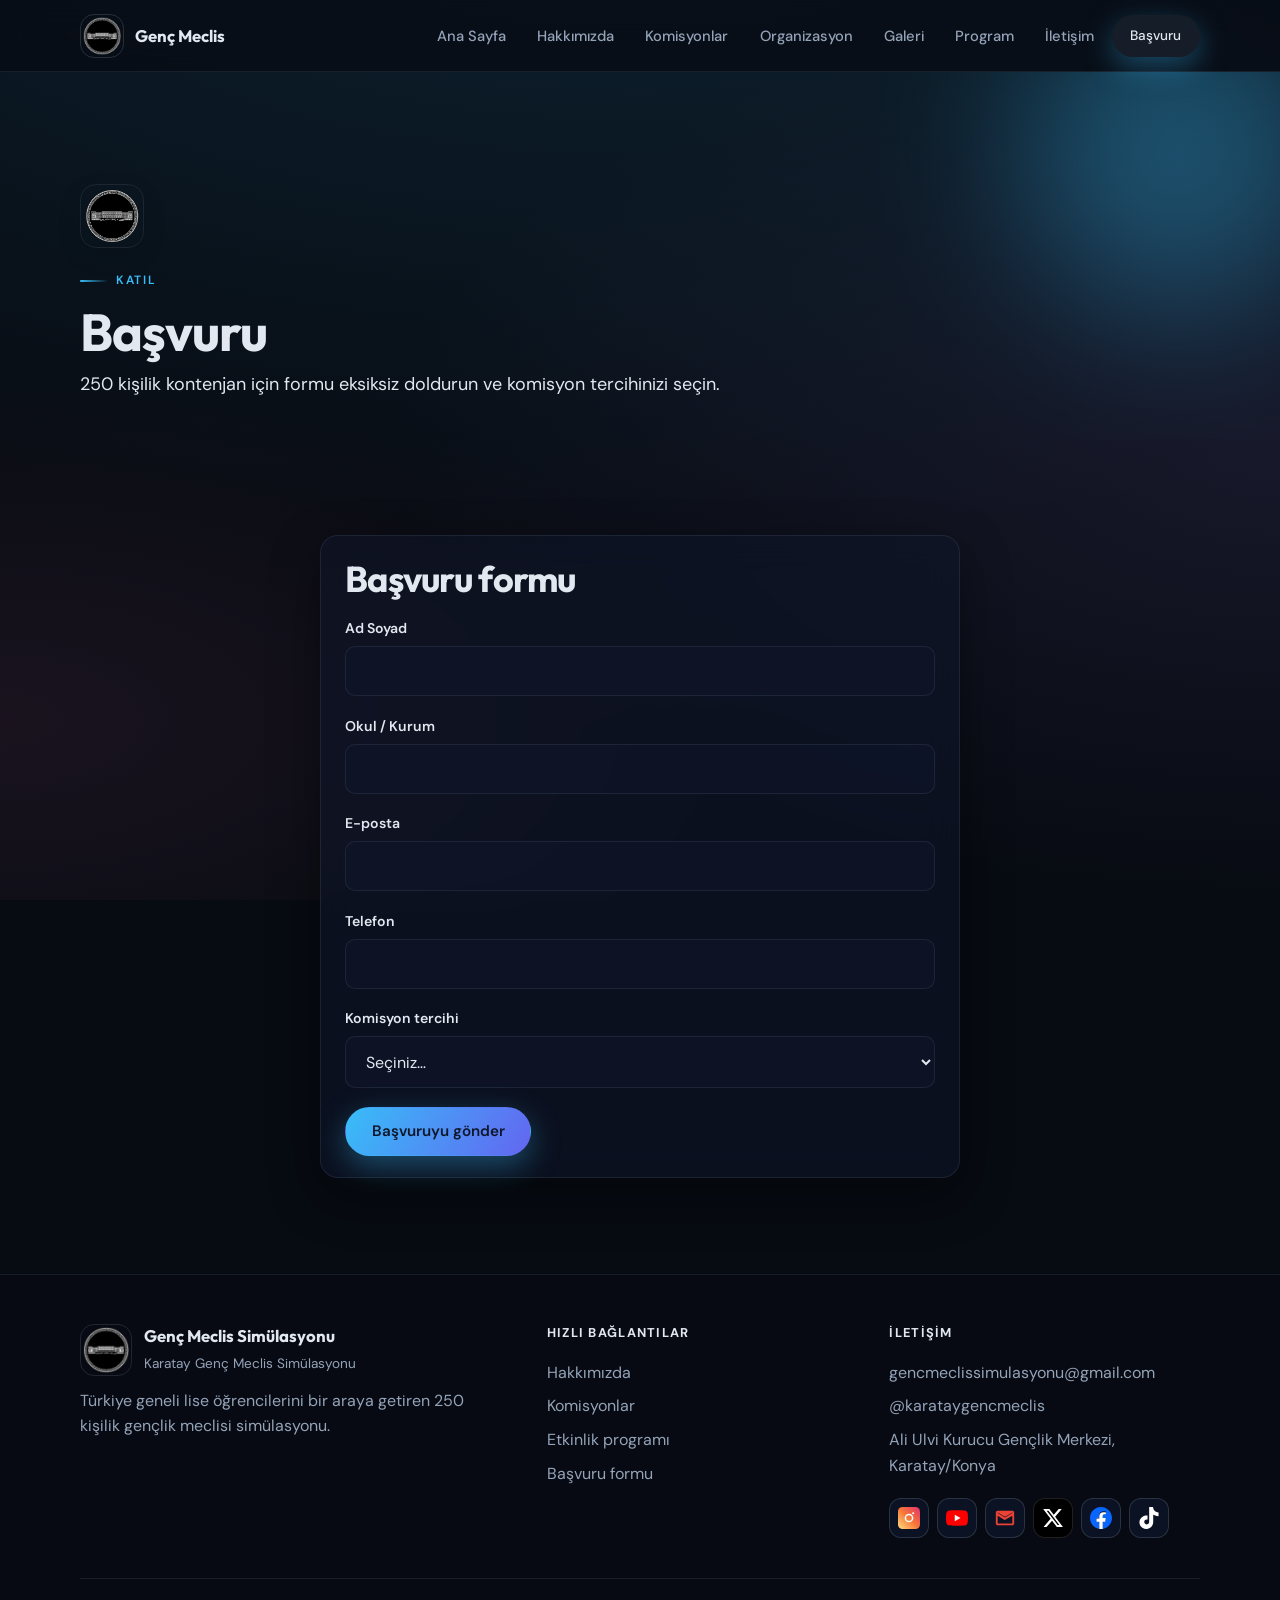
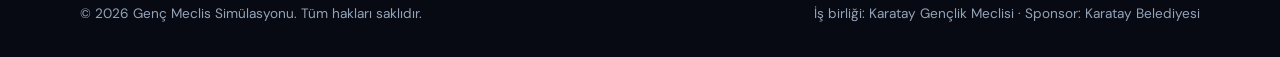
<file: basvuru.html>
<!DOCTYPE html>
<html lang="tr">
<head>
  <meta charset="UTF-8" />
  <meta name="viewport" content="width=device-width, initial-scale=1" />
  <meta name="description" content="Genç Meclis Simülasyonu başvuru formu." />
  <title>Başvuru | Genç Meclis Simülasyonu</title>
  <link rel="preconnect" href="https://fonts.googleapis.com" />
  <link rel="preconnect" href="https://fonts.gstatic.com" crossorigin />
  <link href="https://fonts.googleapis.com/css2?family=DM+Sans:ital,opsz,wght@0,9..40,400;0,9..40,600;0,9..40,700&family=Outfit:wght@500;600;700;800&display=swap" rel="stylesheet" />
  <link rel="stylesheet" href="assets/css/style.css" />
  <link rel="stylesheet" href="assets/css/animations.css" />
  <link rel="stylesheet" href="assets/css/pages.css" />
</head>
<body>
  <div class="page-wrap">
    <div id="site-header-placeholder"></div>

    <main>
      <section class="page-hero section--relative">
        <span class="glow-orb glow-orb--cyan" aria-hidden="true"></span>
        <div class="container" data-reveal>
          <img class="page-hero-logo-mark" src="assets/images/logo.png" alt="Genç Meclis Simülasyonu" width="128" height="128" loading="eager" decoding="async" />
          <div class="section-eyebrow">Katıl</div>
          <h1>Başvuru</h1>
          <p class="lead" style="margin:0;">250 kişilik kontenjan için formu eksiksiz doldurun ve komisyon tercihinizi seçin.</p>
        </div>
      </section>

      <section class="section">
        <div class="container" style="max-width:640px;">
          <div id="basvuru-success" class="form-success" role="status">
            Başvurunuz alındı. En kısa sürede sizinle iletişime geçeceğiz.
          </div>

          <form id="basvuru-form" class="glass card-body" data-reveal novalidate>
            <h2 style="margin-top:0;">Başvuru formu</h2>

            <div class="form-group">
              <label for="basvuru-ad">Ad Soyad</label>
              <input type="text" id="basvuru-ad" name="ad" autocomplete="name" />
              <p class="field-error" data-error-for="ad">Lütfen en az 2 karakter girin.</p>
            </div>

            <div class="form-group">
              <label for="basvuru-okul">Okul / Kurum</label>
              <input type="text" id="basvuru-okul" name="okul" autocomplete="organization" />
              <p class="field-error" data-error-for="okul">Okul adını yazın.</p>
            </div>

            <div class="form-group">
              <label for="basvuru-email">E-posta</label>
              <input type="email" id="basvuru-email" name="email" autocomplete="email" />
              <p class="field-error" data-error-for="email">Geçerli bir e-posta girin.</p>
            </div>

            <div class="form-group">
              <label for="basvuru-telefon">Telefon</label>
              <input type="tel" id="basvuru-telefon" name="telefon" autocomplete="tel" />
              <p class="field-error" data-error-for="telefon">En az 10 haneli geçerli bir telefon girin.</p>
            </div>

            <div class="form-group">
              <label for="basvuru-komisyon">Komisyon tercihi</label>
              <select id="basvuru-komisyon" name="komisyon">
                <option value="">Seçiniz…</option>
                <option value="meb">Milli Eğitim Komisyonu</option>
                <option value="adalet">Adalet Komisyonu</option>
                <option value="tarim">Tarım, Orman ve Köyişleri Komisyonu</option>
                <option value="icisleri">İçişleri Komisyonu</option>
                <option value="disisleri">Dışişleri Komisyonu</option>
                <option value="anayasa">Anayasa Komisyonu</option>
              </select>
              <p class="field-error" data-error-for="komisyon">Bir komisyon seçin.</p>
            </div>

            <button type="submit" class="btn btn-primary">Başvuruyu gönder</button>
          </form>
        </div>
      </section>
    </main>

    <div id="site-footer-placeholder"></div>
  </div>

  <script src="assets/js/main.js" defer></script>
  <script src="assets/js/animation.js" defer></script>
</body>
</html>
</file>
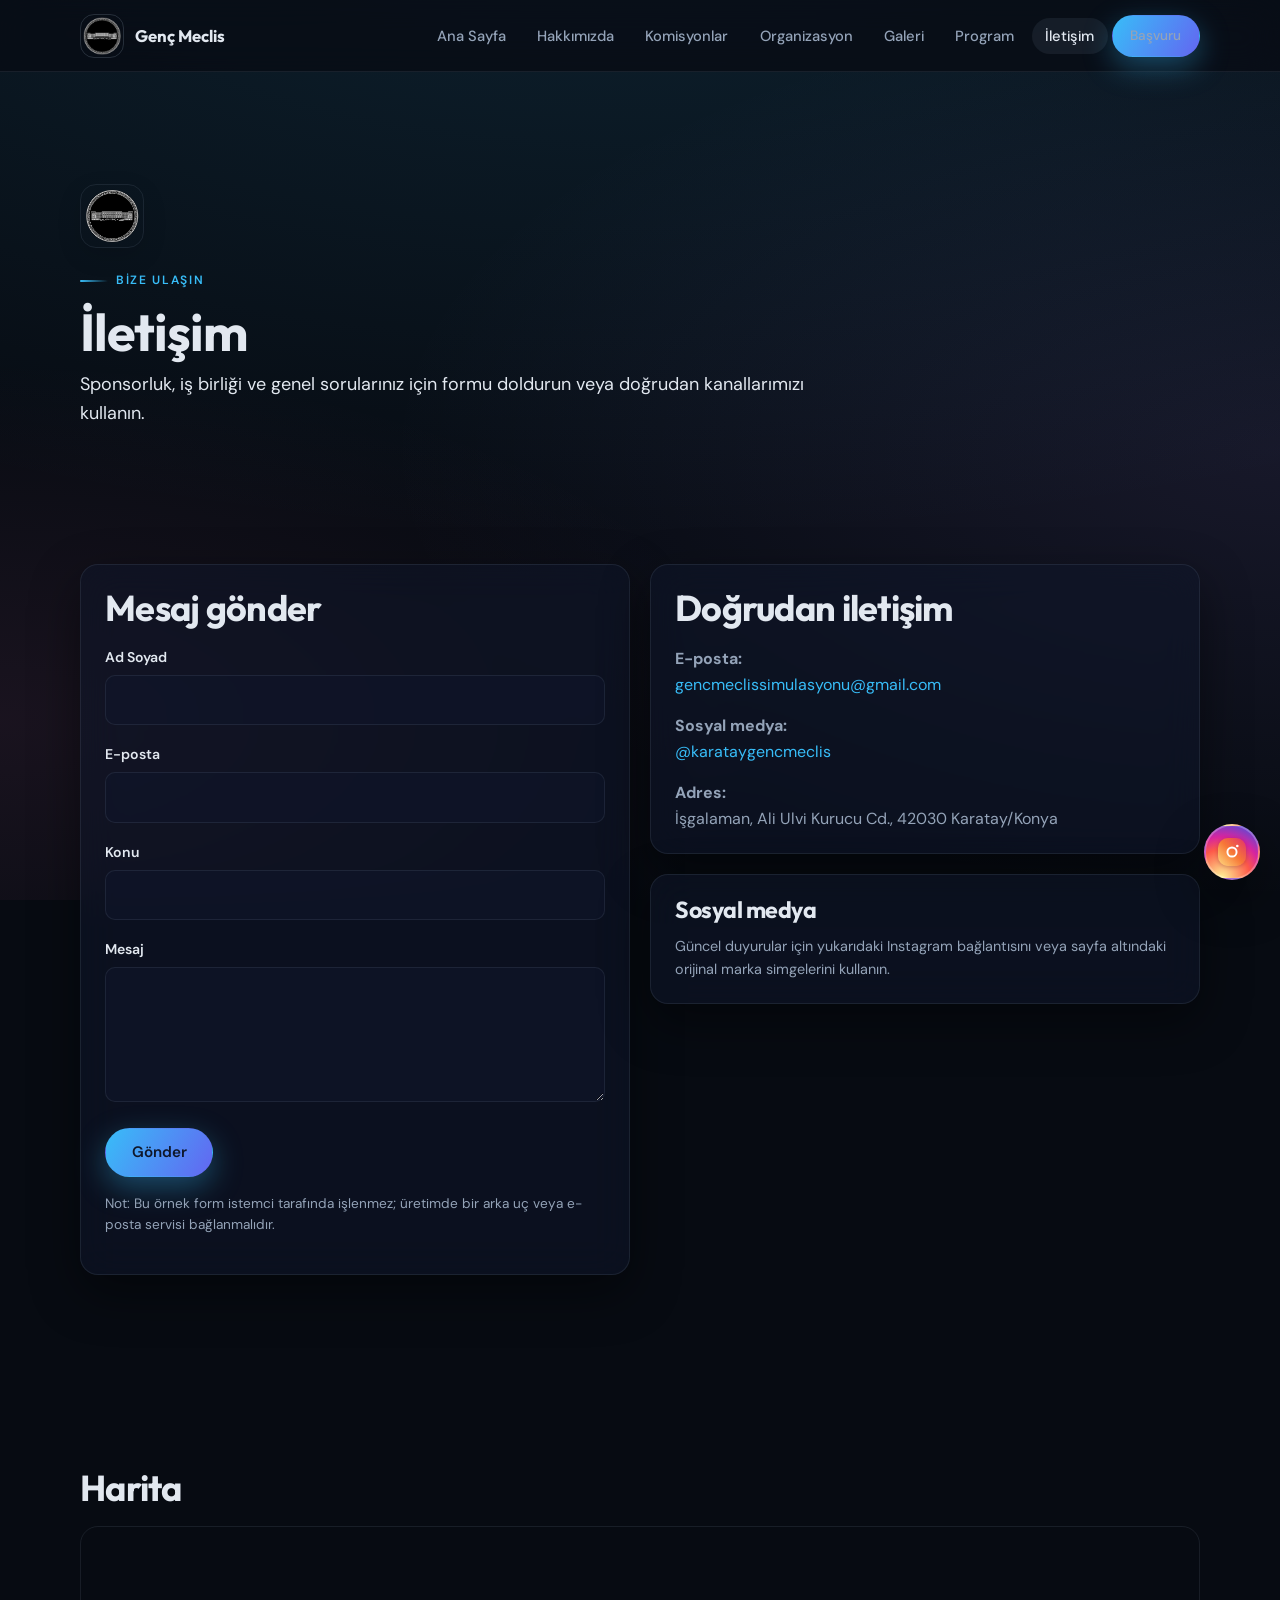
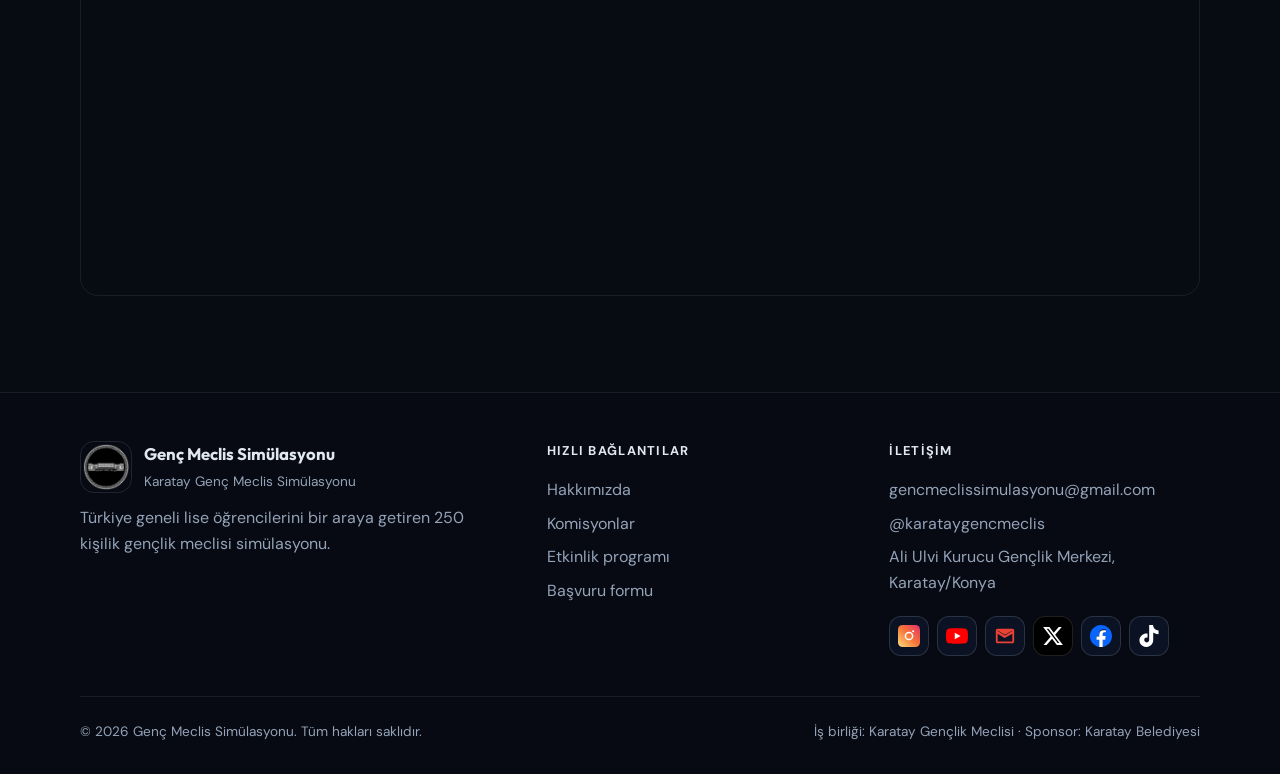
<file: iletisim.html>
<!DOCTYPE html>
<html lang="tr">
<head>
  <meta charset="UTF-8" />
  <meta name="viewport" content="width=device-width, initial-scale=1" />
  <meta name="description" content="Genç Meclis Simülasyonu iletişim bilgileri ve mesaj formu." />
  <title>İletişim | Genç Meclis Simülasyonu</title>
  <link rel="preconnect" href="https://fonts.googleapis.com" />
  <link rel="preconnect" href="https://fonts.gstatic.com" crossorigin />
  <link href="https://fonts.googleapis.com/css2?family=DM+Sans:ital,opsz,wght@0,9..40,400;0,9..40,600;0,9..40,700&family=Outfit:wght@500;600;700;800&display=swap" rel="stylesheet" />
  <link rel="stylesheet" href="assets/css/style.css" />
  <link rel="stylesheet" href="assets/css/animations.css" />
  <link rel="stylesheet" href="assets/css/pages.css" />
</head>
<body>
  <div class="page-wrap">
    <div id="site-header-placeholder"></div>

    <main>
      <section class="page-hero">
        <div class="container" data-reveal>
          <img class="page-hero-logo-mark" src="assets/images/logo.png" alt="Genç Meclis Simülasyonu" width="128" height="128" loading="eager" decoding="async" />
          <div class="section-eyebrow">Bize ulaşın</div>
          <h1>İletişim</h1>
          <p class="lead" style="margin:0;">Sponsorluk, iş birliği ve genel sorularınız için formu doldurun veya doğrudan kanallarımızı kullanın.</p>
        </div>
      </section>

      <section class="section">
        <div class="container grid-2" style="align-items:start;">
          <div class="glass card-body" data-reveal>
            <h2 style="margin-top:0;">Mesaj gönder</h2>
            <form id="iletisim-form" action="#" method="post">
              <div class="form-group">
                <label for="iletisim-ad">Ad Soyad</label>
                <input type="text" id="iletisim-ad" name="ad" autocomplete="name" required />
              </div>
              <div class="form-group">
                <label for="iletisim-email">E-posta</label>
                <input type="email" id="iletisim-email" name="email" autocomplete="email" required />
              </div>
              <div class="form-group">
                <label for="iletisim-konu">Konu</label>
                <input type="text" id="iletisim-konu" name="konu" required />
              </div>
              <div class="form-group">
                <label for="iletisim-mesaj">Mesaj</label>
                <textarea id="iletisim-mesaj" name="mesaj" rows="5" required></textarea>
              </div>
              <button type="submit" class="btn btn-primary">Gönder</button>
              <p style="font-size:0.85rem;margin-top:1rem;color:var(--text-muted);">Not: Bu örnek form istemci tarafında işlenmez; üretimde bir arka uç veya e-posta servisi bağlanmalıdır.</p>
            </form>
          </div>

          <div data-reveal="fade-right">
            <div class="glass card-body" style="margin-bottom:1.25rem;">
              <h2 style="margin-top:0;">Doğrudan iletişim</h2>
              <p><strong>E-posta:</strong><br /><a href="mailto:gencmeclissimulasyonu@gmail.com">gencmeclissimulasyonu@gmail.com</a></p>
              <p><strong>Sosyal medya:</strong><br /><a href="https://www.instagram.com/karataygencmeclis/" target="_blank" rel="noopener noreferrer">@karataygencmeclis</a></p>
              <p style="margin-bottom:0;"><strong>Adres:</strong><br />İşgalaman, Ali Ulvi Kurucu Cd., 42030 Karatay/Konya</p>
            </div>
            <div class="glass card-body">
              <h3 style="margin-top:0;">Sosyal medya</h3>
              <p style="margin:0;font-size:0.9rem;">Güncel duyurular için yukarıdaki Instagram bağlantısını veya sayfa altındaki orijinal marka simgelerini kullanın.</p>
            </div>
          </div>
        </div>
      </section>

      <section class="section" id="harita">
        <div class="container">
          <h2 data-reveal>Harita</h2>
          <div
            id="map-lazy"
            class="map-embed"
            data-map-src="https://www.google.com/maps?q=Ali+Ulvi+Kurucu+Genclik+Merkezi+Karatay+Konya&output=embed"
            data-title="Ali Ulvi Kurucu Gençlik Merkezi, Karatay/Konya"
          ></div>
        </div>
      </section>
    </main>

    <div id="site-footer-placeholder"></div>
  </div>

  <a class="social-float social-float--instagram" href="https://www.instagram.com/karataygencmeclis/" target="_blank" rel="noopener noreferrer" aria-label="Instagram hesabını aç">
    <svg class="social-float-icon" viewBox="0 0 24 24" aria-hidden="true" focusable="false" width="28" height="28">
      <defs>
        <linearGradient id="social-float-ig-grad" x1="0%" y1="100%" x2="100%" y2="0%">
          <stop offset="0%" stop-color="#FFDC80" />
          <stop offset="50%" stop-color="#F77737" />
          <stop offset="100%" stop-color="#E1306C" />
        </linearGradient>
      </defs>
      <rect width="24" height="24" rx="5" fill="url(#social-float-ig-grad)" />
      <path
        fill="#fff"
        fill-rule="evenodd"
        d="M12 7.25a4.75 4.75 0 1 0 .001 9.501A4.75 4.75 0 0 0 12 7.25zm0 7.85a3.1 3.1 0 1 1 0-6.2 3.1 3.1 0 0 1 0 6.2zm5.65-8.2a1.1 1.1 0 1 1-2.2 0 1.1 1.1 0 0 1 2.2 0z"
      />
    </svg>
  </a>

  <script src="assets/js/main.js" defer></script>
  <script src="assets/js/animation.js" defer></script>
  <script src="assets/js/map.js" defer></script>
  <script>
    document.getElementById("iletisim-form")?.addEventListener("submit", function (e) {
      e.preventDefault();
      alert("Bu statik örnekte mesaj gönderilmez. Formu bir backend veya form servisine bağlayın.");
    });
  </script>
</body>
</html>
</file>
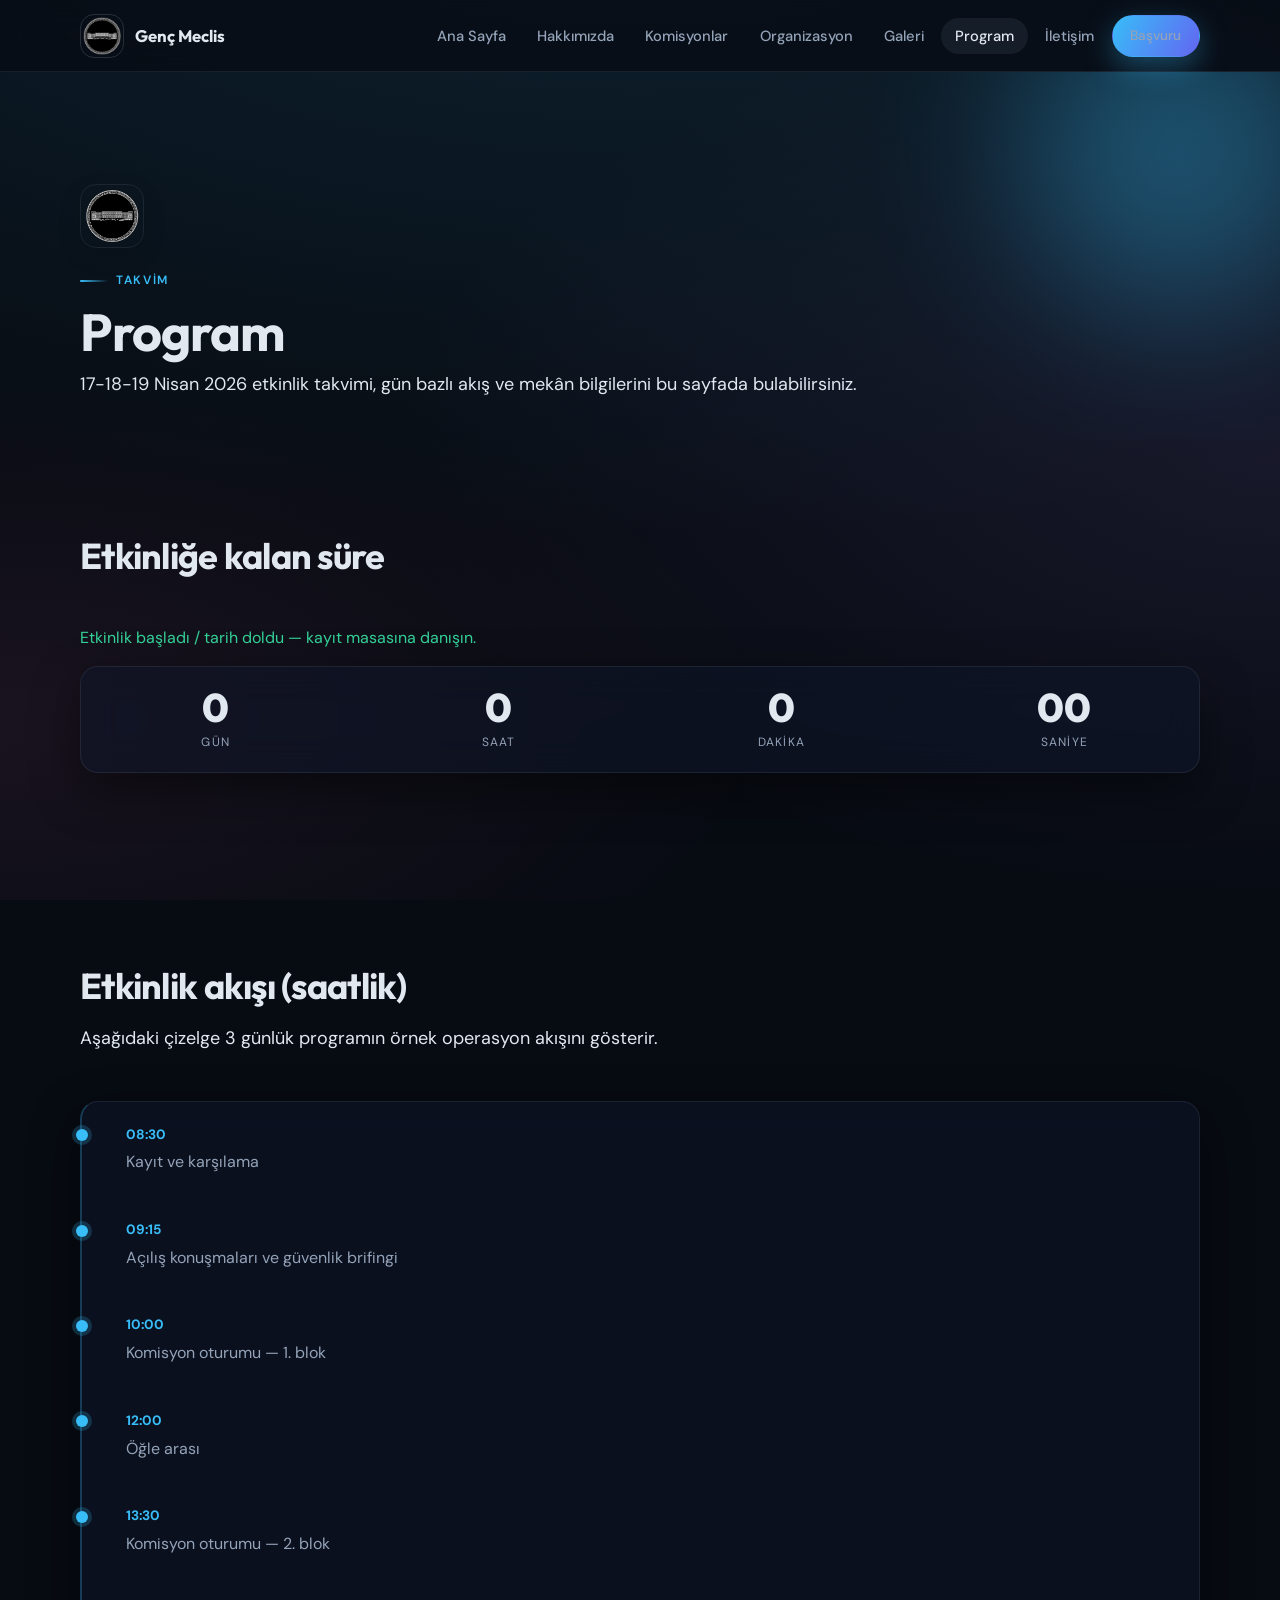
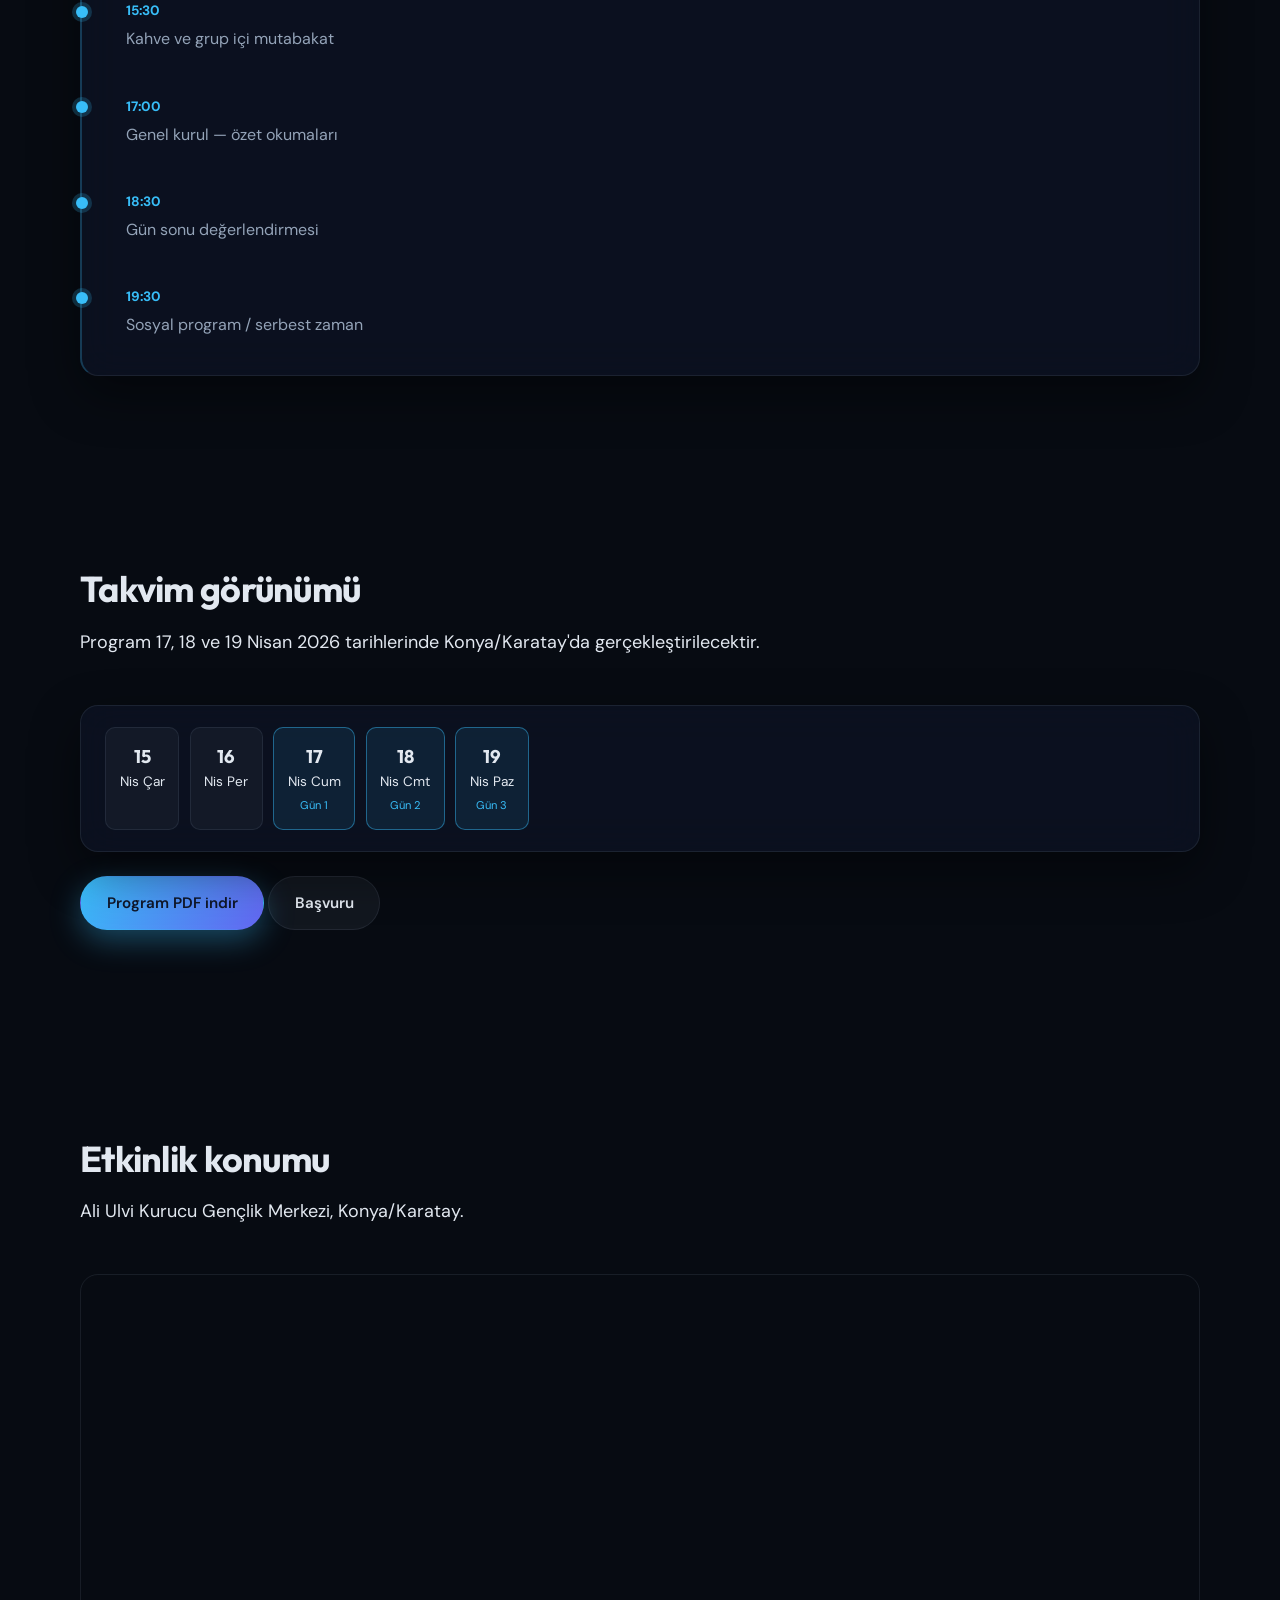
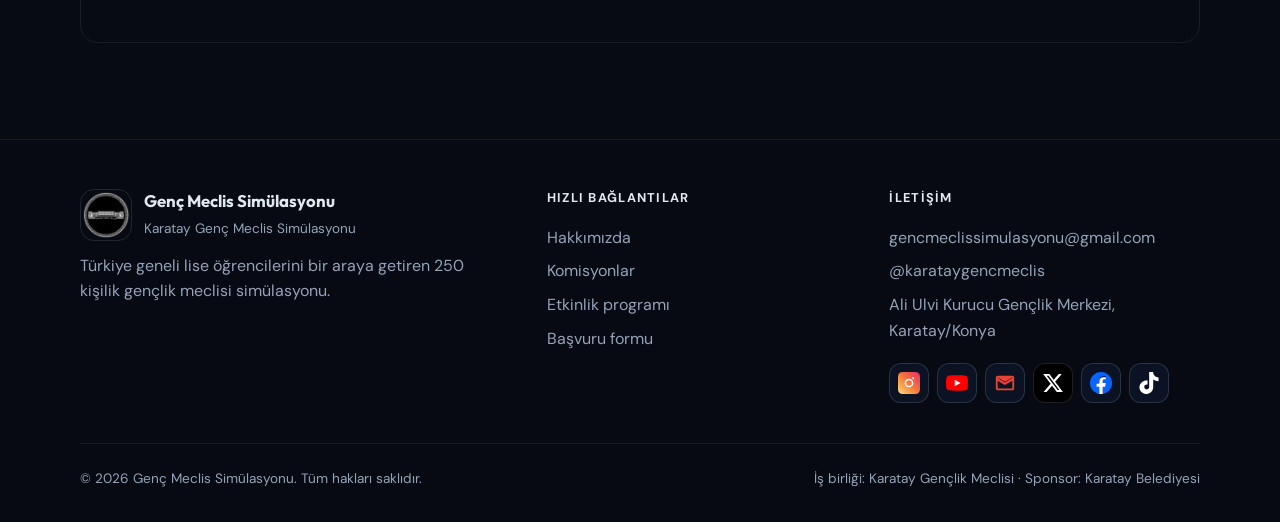
<file: program.html>
<!DOCTYPE html>
<html lang="tr">
<head>
  <meta charset="UTF-8" />
  <meta name="viewport" content="width=device-width, initial-scale=1" />
  <meta name="description" content="Genç Meclis Simülasyonu programı, geri sayım ve etkinlik takvimi." />
  <title>Program | Genç Meclis Simülasyonu</title>
  <link rel="preconnect" href="https://fonts.googleapis.com" />
  <link rel="preconnect" href="https://fonts.gstatic.com" crossorigin />
  <link href="https://fonts.googleapis.com/css2?family=DM+Sans:ital,opsz,wght@0,9..40,400;0,9..40,600;0,9..40,700&family=Outfit:wght@500;600;700;800&display=swap" rel="stylesheet" />
  <link rel="stylesheet" href="assets/css/style.css" />
  <link rel="stylesheet" href="assets/css/animations.css" />
  <link rel="stylesheet" href="assets/css/pages.css" />
</head>
<body>
  <div class="page-wrap">
    <div id="site-header-placeholder"></div>

    <main>
      <section class="page-hero section--relative">
        <span class="glow-orb glow-orb--cyan" aria-hidden="true"></span>
        <div class="container" data-reveal>
          <img class="page-hero-logo-mark" src="assets/images/logo.png" alt="Genç Meclis Simülasyonu" width="128" height="128" loading="eager" decoding="async" />
          <div class="section-eyebrow">Takvim</div>
          <h1>Program</h1>
          <p class="lead" style="margin:0;">17-18-19 Nisan 2026 etkinlik takvimi, gün bazlı akış ve mekân bilgilerini bu sayfada bulabilirsiniz.</p>
        </div>
      </section>

      <!-- Geri sayım: data-target ISO tarih ile özelleştirilebilir -->
      <section class="section" aria-labelledby="cd-title">
        <div class="container">
          <header class="section-header" data-reveal>
            <h2 id="cd-title">Etkinliğe kalan süre</h2>
          </header>
          <p id="countdown-done" class="countdown-done" style="display:none;color:var(--success);margin-bottom:1rem;">Etkinlik başladı / tarih doldu — kayıt masasına danışın.</p>
          <div id="event-countdown" class="glass countdown-grid" data-target="2026-04-17T10:00:00+03:00" data-reveal>
            <div class="countdown-item" data-unit="gn"><div class="countdown-value">0</div><div class="countdown-label">Gün</div></div>
            <div class="countdown-item" data-unit="ss"><div class="countdown-value">00</div><div class="countdown-label">Saat</div></div>
            <div class="countdown-item" data-unit="dk"><div class="countdown-value">00</div><div class="countdown-label">Dakika</div></div>
            <div class="countdown-item" data-unit="sn"><div class="countdown-value">00</div><div class="countdown-label">Saniye</div></div>
          </div>
        </div>
      </section>

      <section class="section">
        <div class="container">
          <header class="section-header" data-reveal>
            <h2>Etkinlik akışı (saatlik)</h2>
            <p class="lead">Aşağıdaki çizelge 3 günlük programın örnek operasyon akışını gösterir.</p>
          </header>
          <div class="glass card-body timeline" data-reveal>
            <div class="timeline-item"><time>08:30</time><p>Kayıt ve karşılama</p></div>
            <div class="timeline-item"><time>09:15</time><p>Açılış konuşmaları ve güvenlik brifingi</p></div>
            <div class="timeline-item"><time>10:00</time><p>Komisyon oturumu — 1. blok</p></div>
            <div class="timeline-item"><time>12:00</time><p>Öğle arası</p></div>
            <div class="timeline-item"><time>13:30</time><p>Komisyon oturumu — 2. blok</p></div>
            <div class="timeline-item"><time>15:30</time><p>Kahve ve grup içi mutabakat</p></div>
            <div class="timeline-item"><time>17:00</time><p>Genel kurul — özet okumaları</p></div>
            <div class="timeline-item"><time>18:30</time><p>Gün sonu değerlendirmesi</p></div>
            <div class="timeline-item" style="padding-bottom:0;"><time>19:30</time><p>Sosyal program / serbest zaman</p></div>
          </div>
        </div>
      </section>

      <section class="section">
        <div class="container">
          <header class="section-header" data-reveal>
            <h2>Takvim görünümü</h2>
            <p class="lead">Program 17, 18 ve 19 Nisan 2026 tarihlerinde Konya/Karatay'da gerçekleştirilecektir.</p>
          </header>
          <div class="glass card-body" data-reveal>
            <div class="cal-strip" role="list">
              <div class="cal-day" role="listitem"><strong>15</strong>Nis Çar</div>
              <div class="cal-day" role="listitem"><strong>16</strong>Nis Per</div>
              <div class="cal-day is-highlight" role="listitem"><strong>17</strong>Nis Cum<span style="display:block;font-size:0.7rem;color:var(--accent);margin-top:0.25rem;">Gün 1</span></div>
              <div class="cal-day is-highlight" role="listitem"><strong>18</strong>Nis Cmt<span style="display:block;font-size:0.7rem;color:var(--accent);margin-top:0.25rem;">Gün 2</span></div>
              <div class="cal-day is-highlight" role="listitem"><strong>19</strong>Nis Paz<span style="display:block;font-size:0.7rem;color:var(--accent);margin-top:0.25rem;">Gün 3</span></div>
            </div>
          </div>
          <p data-reveal style="margin-top:1.5rem;">
            <a class="btn btn-primary" href="assets/pdf/program.pdf" download>Program PDF indir</a>
            <a class="btn btn-ghost" href="basvuru.html">Başvuru</a>
          </p>
        </div>
      </section>

      <section class="section" id="harita">
        <div class="container">
          <header class="section-header" data-reveal>
            <h2>Etkinlik konumu</h2>
            <p class="lead">Ali Ulvi Kurucu Gençlik Merkezi, Konya/Karatay.</p>
          </header>
          <div
            id="map-lazy"
            class="map-embed"
            data-map-src="https://www.google.com/maps?q=Ali+Ulvi+Kurucu+Genclik+Merkezi+Karatay+Konya&output=embed"
            data-title="Ali Ulvi Kurucu Gençlik Merkezi, Karatay/Konya"
          ></div>
        </div>
      </section>
    </main>

    <div id="site-footer-placeholder"></div>
  </div>

  <script src="assets/js/main.js" defer></script>
  <script src="assets/js/animation.js" defer></script>
  <script src="assets/js/countdown.js" defer></script>
  <script src="assets/js/map.js" defer></script>
</body>
</html>
</file>
<file: assets/css/style.css>
/**
 * Genç Meclis Simülasyonu — Global styles
 * Mobile-first, dark theme, glassmorphism
 */

/* -------------------------------------------------------------------------- */
/* CSS variables                                                               */
/* -------------------------------------------------------------------------- */
:root {
  --bg-deep: #070b12;
  --bg-elevated: #0d1424;
  --bg-glass: rgba(15, 23, 42, 0.55);
  --bg-glass-strong: rgba(15, 23, 42, 0.78);
  --border-glass: rgba(148, 163, 184, 0.12);
  --accent: #38bdf8;
  --accent-2: #a78bfa;
  --accent-warm: #f472b6;
  --text: #e2e8f0;
  --text-muted: #94a3b8;
  --success: #34d399;
  --danger: #fb7185;
  --radius-sm: 10px;
  --radius-md: 18px;
  --radius-lg: 28px;
  --shadow-soft: 0 18px 50px rgba(0, 0, 0, 0.45);
  --shadow-glow: 0 0 40px rgba(56, 189, 248, 0.18);
  --font-sans: "DM Sans", system-ui, sans-serif;
  --font-display: "Outfit", var(--font-sans);
  --header-h: 72px;
  --transition: 0.35s cubic-bezier(0.22, 1, 0.36, 1);
}

/* -------------------------------------------------------------------------- */
/* Reset & base                                                                */
/* -------------------------------------------------------------------------- */
*,
*::before,
*::after {
  box-sizing: border-box;
}

html {
  scroll-behavior: smooth;
  width: 100%;
  max-width: 100%;
  overflow-x: clip;
}

@media (prefers-reduced-motion: reduce) {
  html {
    scroll-behavior: auto;
  }
  *,
  *::before,
  *::after {
    animation-duration: 0.01ms !important;
    animation-iteration-count: 1 !important;
    transition-duration: 0.01ms !important;
  }
}

body.no-scroll {
  overflow: hidden;
}

body {
  margin: 0;
  min-height: 100vh;
  width: 100%;
  max-width: 100%;
  overflow-x: clip;
  font-family: var(--font-sans);
  font-size: 16px;
  line-height: 1.6;
  color: var(--text);
  background: var(--bg-deep);
  background-image:
    radial-gradient(ellipse 120% 80% at 50% -20%, rgba(56, 189, 248, 0.14), transparent),
    radial-gradient(ellipse 70% 50% at 100% 50%, rgba(167, 139, 250, 0.1), transparent),
    radial-gradient(ellipse 60% 40% at 0% 80%, rgba(244, 114, 182, 0.08), transparent);
  background-attachment: fixed;
}

img,
video {
  max-width: 100%;
  height: auto;
  display: block;
}

a {
  color: var(--accent);
  text-decoration: none;
  transition: color var(--transition), opacity var(--transition);
}

a:hover {
  color: #7dd3fc;
}

:focus-visible {
  outline: 2px solid var(--accent);
  outline-offset: 3px;
}

/* -------------------------------------------------------------------------- */
/* Typography                                                                  */
/* -------------------------------------------------------------------------- */
h1, h2, h3, h4 {
  font-family: var(--font-display);
  font-weight: 700;
  line-height: 1.15;
  letter-spacing: -0.02em;
  margin: 0 0 0.5em;
}

h1 { font-size: clamp(2rem, 5vw, 3.25rem); }
h2 { font-size: clamp(1.6rem, 3.5vw, 2.25rem); }
h3 { font-size: clamp(1.2rem, 2.2vw, 1.45rem); }

p {
  margin: 0 0 1rem;
  color: var(--text-muted);
}

.lead {
  font-size: 1.125rem;
  color: var(--text);
  max-width: 65ch;
}

.section-eyebrow {
  display: inline-flex;
  align-items: center;
  gap: 0.5rem;
  font-size: 0.75rem;
  font-weight: 600;
  letter-spacing: 0.14em;
  text-transform: uppercase;
  color: var(--accent);
  margin-bottom: 0.75rem;
}

.section-eyebrow::before {
  content: "";
  width: 28px;
  height: 2px;
  background: linear-gradient(90deg, var(--accent), transparent);
  border-radius: 2px;
}

/* -------------------------------------------------------------------------- */
/* Layout utilities                                                            */
/* -------------------------------------------------------------------------- */
.container {
  width: min(1120px, 92vw);
  margin-inline: auto;
}

.section {
  padding: clamp(3.5rem, 8vw, 6rem) 0;
  position: relative;
}

.section-header {
  max-width: 720px;
  margin-bottom: clamp(2rem, 5vw, 3rem);
}

.stack {
  display: flex;
  flex-direction: column;
  gap: 1rem;
}

.grid-3 {
  display: grid;
  gap: 1.25rem;
}

@media (min-width: 640px) {
  .grid-3 {
    grid-template-columns: repeat(3, 1fr);
  }
}

.grid-2 {
  display: grid;
  gap: 1.25rem;
}

@media (min-width: 768px) {
  .grid-2 {
    grid-template-columns: 1fr 1fr;
  }
}

/* -------------------------------------------------------------------------- */
/* Glass card                                                                  */
/* -------------------------------------------------------------------------- */
.glass {
  background: var(--bg-glass);
  backdrop-filter: blur(18px);
  -webkit-backdrop-filter: blur(18px);
  border: 1px solid var(--border-glass);
  border-radius: var(--radius-md);
  box-shadow: var(--shadow-soft);
  transition: transform var(--transition), box-shadow var(--transition), border-color var(--transition);
}

.glass:hover {
  transform: translateY(-4px);
  box-shadow: var(--shadow-soft), var(--shadow-glow);
  border-color: rgba(56, 189, 248, 0.25);
}

.card-body {
  padding: 1.35rem 1.5rem;
}

.card-icon {
  width: 48px;
  height: 48px;
  border-radius: 14px;
  display: flex;
  align-items: center;
  justify-content: center;
  background: linear-gradient(135deg, rgba(56, 189, 248, 0.2), rgba(167, 139, 250, 0.2));
  color: var(--accent);
  font-size: 1.35rem;
  margin-bottom: 1rem;
}

/* -------------------------------------------------------------------------- */
/* Buttons                                                                     */
/* -------------------------------------------------------------------------- */
.btn {
  display: inline-flex;
  align-items: center;
  justify-content: center;
  gap: 0.5rem;
  padding: 0.85rem 1.6rem;
  font-family: var(--font-sans);
  font-weight: 600;
  font-size: 0.95rem;
  border-radius: 999px;
  border: 1px solid transparent;
  cursor: pointer;
  transition: transform var(--transition), box-shadow var(--transition), background var(--transition), border-color var(--transition);
}

.btn:active {
  transform: scale(0.98);
}

.btn-primary {
  background: linear-gradient(120deg, var(--accent), #6366f1);
  color: #0f172a;
  box-shadow: 0 10px 30px rgba(56, 189, 248, 0.35);
}

.btn-primary:hover {
  color: #0f172a;
  box-shadow: 0 14px 40px rgba(99, 102, 241, 0.4);
}

.btn-ghost {
  background: rgba(148, 163, 184, 0.08);
  border-color: var(--border-glass);
  color: var(--text);
}

.btn-ghost:hover {
  background: rgba(148, 163, 184, 0.14);
  color: #fff;
}

.btn-group {
  display: flex;
  flex-wrap: wrap;
  gap: 0.75rem;
}

/* -------------------------------------------------------------------------- */
/* Site header / nav (injected)                                                */
/* -------------------------------------------------------------------------- */
.site-header {
  position: sticky;
  top: 0;
  z-index: 1000;
  height: var(--header-h);
  background: rgba(7, 11, 18, 0.72);
  backdrop-filter: blur(16px);
  -webkit-backdrop-filter: blur(16px);
  border-bottom: 1px solid var(--border-glass);
}

.nav-inner {
  height: var(--header-h);
  display: flex;
  align-items: center;
  justify-content: space-between;
  gap: 1rem;
}

.nav-brand {
  display: flex;
  align-items: center;
  gap: 0.7rem;
  color: var(--text);
  font-family: var(--font-display);
  font-weight: 700;
  font-size: 1.05rem;
}

/* Logo: kırpma yok — siyah kutu etkisini önlemek için contain + şeffaf çerçeve */
.nav-brand-mark {
  flex-shrink: 0;
  width: 44px;
  height: 44px;
  display: flex;
  align-items: center;
  justify-content: center;
  padding: 2px;
  border-radius: 14px;
  background: transparent;
  border: 1px solid rgba(148, 163, 184, 0.22);
}

.nav-brand-mark img {
  width: 100%;
  height: 100%;
  object-fit: contain;
  object-position: center;
  border-radius: 10px;
  display: block;
}

.nav-brand-text {
  line-height: 1.2;
}

.nav-menu {
  display: flex;
  align-items: center;
  gap: 0.25rem;
  list-style: none;
  margin: 0;
  padding: 0;
}

@media (max-width: 1023px) {
  .nav-menu {
    position: fixed;
    inset: 0 0 0 auto;
    width: min(320px, 85vw);
    height: 100dvh;
    flex-direction: column;
    align-items: stretch;
    padding: calc(var(--header-h) + 2.5rem) 1.5rem 2rem;
    background: rgba(13, 20, 36, 0.96);
    backdrop-filter: blur(24px);
    -webkit-backdrop-filter: blur(24px);
    border-left: 1px solid rgba(148, 163, 184, 0.15);
    transform: translateX(100%);
    opacity: 0;
    pointer-events: none;
    transition: transform 0.45s cubic-bezier(0.22, 1, 0.36, 1), opacity 0.4s ease;
    box-shadow: -10px 0 50px rgba(0, 0, 0, 0.5);
    overflow-y: auto;
  }

  .nav-menu.is-open {
    transform: translateX(0);
    opacity: 1;
    pointer-events: auto;
  }

  .nav-menu a {
    padding: 1rem 0.5rem;
    border-radius: 0;
    border-bottom: 1px solid rgba(255, 255, 255, 0.05);
    font-size: 1.15rem;
    font-weight: 500;
    color: var(--text-muted);
    transition: color var(--transition), padding-left var(--transition);
    display: block;
    width: 100%;
  }

  .nav-menu a:hover,
  .nav-menu a.is-active {
    color: var(--accent);
    padding-left: 1rem;
    background: transparent;
  }

  .nav-menu a.btn.btn-primary {
    margin-top: 2.5rem !important;
    text-align: center;
    border-radius: 999px;
    padding: 1rem !important;
    border-bottom: none;
    font-size: 1.05rem;
    color: #0f172a !important;
    background: linear-gradient(120deg, var(--accent), #6366f1) !important;
  }
}

@media (min-width: 1024px) {
  .nav-menu a {
    padding: 0.5rem 0.85rem;
    border-radius: 999px;
    color: var(--text-muted);
    font-size: 0.92rem;
    font-weight: 500;
  }

  .nav-menu a:hover,
  .nav-menu a.is-active {
    color: var(--text);
    background: rgba(148, 163, 184, 0.1);
  }
}

.nav-toggle {
  display: flex;
  flex-direction: column;
  justify-content: center;
  gap: 5px;
  width: 44px;
  height: 44px;
  padding: 0;
  border: none;
  background: rgba(148, 163, 184, 0.1);
  border-radius: 12px;
  cursor: pointer;
  margin-left: auto;
  position: relative;
  z-index: 1001;
}

@media (min-width: 1024px) {
  .nav-toggle {
    display: none;
  }
}

.nav-toggle span {
  display: block;
  width: 20px;
  height: 2px;
  margin: 0 auto;
  background: var(--text);
  border-radius: 2px;
  transition: transform var(--transition);
}

.nav-toggle.is-open span:nth-child(1) {
  transform: translateY(7px) rotate(45deg);
}

.nav-toggle.is-open span:nth-child(2) {
  opacity: 0;
}

.nav-toggle.is-open span:nth-child(3) {
  transform: translateY(-7px) rotate(-45deg);
}

/* -------------------------------------------------------------------------- */
/* Footer                                                                      */
/* -------------------------------------------------------------------------- */
.site-footer {
  margin-top: auto;
  padding: 3rem 0 2rem;
  border-top: 1px solid var(--border-glass);
  background: rgba(7, 11, 18, 0.9);
}

.footer-grid {
  display: grid;
  gap: 2rem;
}

@media (min-width: 768px) {
  .footer-grid {
    grid-template-columns: 1.4fr 1fr 1fr;
  }
}

.footer-logo {
  display: flex;
  align-items: center;
  gap: 0.75rem;
  margin-bottom: 0.75rem;
}

.footer-logo-mark {
  flex-shrink: 0;
  width: 52px;
  height: 52px;
  display: flex;
  align-items: center;
  justify-content: center;
  padding: 2px;
  border-radius: 14px;
  background: transparent;
  border: 1px solid rgba(148, 163, 184, 0.18);
}

.footer-logo-mark img {
  width: 100%;
  height: 100%;
  object-fit: contain;
  object-position: center;
  border-radius: 10px;
  display: block;
}

.footer-title {
  font-size: 0.8rem;
  font-weight: 700;
  text-transform: uppercase;
  letter-spacing: 0.1em;
  color: var(--text);
  margin-bottom: 0.75rem;
}

.footer-links {
  list-style: none;
  margin: 0;
  padding: 0;
}

.footer-links a {
  color: var(--text-muted);
  display: block;
  padding: 0.25rem 0;
}

.footer-links a:hover {
  color: var(--accent);
}

.footer-bottom {
  margin-top: 2.5rem;
  padding-top: 1.5rem;
  border-top: 1px solid var(--border-glass);
  font-size: 0.85rem;
  color: var(--text-muted);
  display: flex;
  flex-wrap: wrap;
  gap: 1rem;
  justify-content: space-between;
  align-items: center;
}

.social-row {
  display: flex;
  gap: 0.5rem;
}

.social-row a {
  width: 40px;
  height: 40px;
  display: flex;
  align-items: center;
  justify-content: center;
  border-radius: 12px;
  background: rgba(148, 163, 184, 0.08);
  color: var(--text);
  border: 1px solid var(--border-glass);
  text-decoration: none;
  flex-shrink: 0;
  transition: background 0.2s ease, transform 0.2s ease, box-shadow 0.2s ease, border-color 0.2s ease;
}

.social-row a:hover {
  background: rgba(56, 189, 248, 0.15);
  color: var(--accent);
}

/* Marka renkli SVG’ler — üzerine gelince tek renk yerine hafif yükselme */
.social-row--branded a {
  background: rgba(15, 23, 42, 0.72);
  border-color: rgba(148, 163, 184, 0.22);
}

.social-row--branded a:hover {
  background: rgba(15, 23, 42, 0.95);
  color: inherit;
  transform: translateY(-2px);
  box-shadow: 0 10px 28px rgba(0, 0, 0, 0.35);
  border-color: rgba(56, 189, 248, 0.35);
}

.social-row .social-icon {
  width: 22px;
  height: 22px;
  display: block;
  pointer-events: none;
}

.social-link--x {
  background: rgba(0, 0, 0, 0.92) !important;
  border-color: rgba(255, 255, 255, 0.12) !important;
}

/* -------------------------------------------------------------------------- */
/* Forms                                                                       */
/* -------------------------------------------------------------------------- */
.form-group {
  margin-bottom: 1.15rem;
}

.form-group label {
  display: block;
  font-size: 0.88rem;
  font-weight: 600;
  color: var(--text);
  margin-bottom: 0.4rem;
}

.form-group input,
.form-group select,
.form-group textarea {
  width: 100%;
  padding: 0.85rem 1rem;
  font-family: var(--font-sans);
  font-size: 1rem;
  color: var(--text);
  background: rgba(15, 23, 42, 0.6);
  border: 1px solid var(--border-glass);
  border-radius: var(--radius-sm);
  transition: border-color var(--transition), box-shadow var(--transition);
}

.form-group input:focus,
.form-group select:focus,
.form-group textarea:focus {
  outline: none;
  border-color: rgba(56, 189, 248, 0.5);
  box-shadow: 0 0 0 3px rgba(56, 189, 248, 0.15);
}

.form-group input.is-invalid,
.form-group select.is-invalid,
.form-group textarea.is-invalid {
  border-color: var(--danger);
}

.field-error {
  font-size: 0.8rem;
  color: var(--danger);
  margin-top: 0.35rem;
  display: none;
}

.field-error.is-visible {
  display: block;
}

.form-success {
  display: none;
  padding: 1rem 1.25rem;
  border-radius: var(--radius-sm);
  background: rgba(52, 211, 153, 0.12);
  border: 1px solid rgba(52, 211, 153, 0.35);
  color: var(--success);
  margin-bottom: 1rem;
}

.form-success.is-visible {
  display: block;
}

/* -------------------------------------------------------------------------- */
/* Video helpers                                                               */
/* -------------------------------------------------------------------------- */
.video-wrap {
  position: relative;
  border-radius: var(--radius-md);
  overflow: hidden;
  border: 1px solid var(--border-glass);
  background: var(--bg-elevated);
}

.video-wrap video {
  width: 100%;
  vertical-align: middle;
}

.video-poster-fallback {
  aspect-ratio: 16/9;
  display: flex;
  align-items: center;
  justify-content: center;
  color: var(--text-muted);
  font-size: 0.9rem;
}

/* -------------------------------------------------------------------------- */
/* Page shell                                                                  */
/* -------------------------------------------------------------------------- */
.page-wrap {
  display: flex;
  flex-direction: column;
  min-height: 100vh;
  width: 100%;
  overflow-x: clip;
}

main {
  flex: 1;
}

/* Sabit kısayol: Instagram (iletisim) — orijinal gradient kimlik */
.social-float {
  position: fixed;
  bottom: 1.25rem;
  right: 1.25rem;
  z-index: 900;
  width: 56px;
  height: 56px;
  border-radius: 50%;
  display: flex;
  align-items: center;
  justify-content: center;
  font-size: 0;
  text-decoration: none;
  box-shadow: var(--shadow-soft);
  border: 2px solid rgba(255, 255, 255, 0.25);
  transition: transform 0.2s ease, box-shadow 0.2s ease;
}

.social-float--instagram {
  padding: 8px;
  background: radial-gradient(circle at 30% 100%, #fdf497 0%, #fd5949 45%, #d6249f 65%, #285aeb 100%);
}

.social-float--instagram:hover {
  transform: scale(1.06);
  box-shadow: 0 12px 32px rgba(214, 36, 159, 0.35);
}

.social-float-icon {
  display: block;
  border-radius: 10px;
  overflow: hidden;
  box-shadow: 0 1px 4px rgba(0, 0, 0, 0.2);
}
</file>
<file: assets/css/animations.css>
/**
 * Keyframes & loading / reveal utilities
 */

/* -------------------------------------------------------------------------- */
/* Loading screen                                                              */
/* -------------------------------------------------------------------------- */
#loading-screen {
  position: fixed;
  inset: 0;
  z-index: 2000;
  display: flex;
  flex-direction: column;
  align-items: center;
  justify-content: center;
  background: #050810;
  transition: opacity 0.8s ease, visibility 0.8s ease;
}

#loading-screen.is-hidden {
  opacity: 0;
  visibility: hidden;
  pointer-events: none;
}

.loading-video-wrap {
  position: absolute;
  inset: 0;
  overflow: hidden;
}

.loading-video-wrap video {
  width: 100%;
  height: 100%;
  object-fit: cover;
  opacity: 0.55;
}

.loading-overlay {
  position: absolute;
  inset: 0;
  background: linear-gradient(180deg, rgba(5, 8, 16, 0.3) 0%, rgba(5, 8, 16, 0.92) 100%);
  pointer-events: none;
}

/* Logo giriş: halka + görsel (üst üste animasyonlar çakışmasın diye ayrı katmanlar) */
.loading-logo-wrap {
  position: relative;
  z-index: 2;
  display: flex;
  align-items: center;
  justify-content: center;
  animation: loadingLogoWrapIn 1.05s cubic-bezier(0.22, 1, 0.36, 1) forwards;
  opacity: 0;
}

@keyframes loadingLogoWrapIn {
  from {
    opacity: 0;
    transform: translateY(28px) scale(0.9);
  }
  to {
    opacity: 1;
    transform: translateY(0) scale(1);
  }
}

.loading-logo-ring {
  position: absolute;
  width: min(260px, 68vw);
  height: min(260px, 68vw);
  max-width: 280px;
  max-height: 280px;
  border-radius: 50%;
  border: 2px solid rgba(56, 189, 248, 0.35);
  box-shadow:
    0 0 0 1px rgba(167, 139, 250, 0.12),
    0 0 48px rgba(56, 189, 248, 0.2);
  animation: loadingLogoRing 3.2s ease-in-out 0.3s infinite;
}

@keyframes loadingLogoRing {
  0%, 100% {
    transform: scale(1);
    opacity: 0.85;
  }
  50% {
    transform: scale(1.08);
    opacity: 1;
  }
}

.loading-logo {
  position: relative;
  z-index: 1;
  display: block;
  width: min(200px, 44vw);
  max-width: 240px;
  max-height: min(32vh, 260px);
  height: auto;
  object-fit: contain;
  animation: loadingLogoBreath 2.75s ease-in-out 0.45s infinite;
  filter: drop-shadow(0 12px 32px rgba(56, 189, 248, 0.42));
}

@keyframes loadingLogoBreath {
  0%, 100% {
    transform: scale(1);
    filter: drop-shadow(0 8px 26px rgba(56, 189, 248, 0.35));
  }
  50% {
    transform: scale(1.06);
    filter: drop-shadow(0 16px 40px rgba(167, 139, 250, 0.45));
  }
}

.loading-text {
  position: relative;
  z-index: 2;
  margin-top: 1.5rem;
  font-family: var(--font-display);
  font-weight: 700;
  font-size: clamp(1.1rem, 3vw, 1.5rem);
  letter-spacing: 0.04em;
  text-align: center;
  background: linear-gradient(90deg, var(--text), var(--accent));
  -webkit-background-clip: text;
  background-clip: text;
  color: transparent;
  animation: loadingFadeUp 0.85s ease-out 0.4s forwards;
  opacity: 0;
}

.loading-sub {
  position: relative;
  z-index: 2;
  margin-top: 0.35rem;
  font-size: 0.85rem;
  color: var(--text-muted);
  animation: loadingFadeUp 0.85s ease-out 0.55s forwards;
  opacity: 0;
}

@keyframes loadingFadeUp {
  from {
    opacity: 0;
    transform: translateY(10px);
  }
  to {
    opacity: 1;
    transform: translateY(0);
  }
}

.skip-intro {
  position: relative;
  z-index: 2;
  margin-top: 2rem;
  padding: 0.6rem 1.2rem;
  font-size: 0.85rem;
  font-weight: 600;
  color: var(--text-muted);
  background: rgba(148, 163, 184, 0.1);
  border: 1px solid var(--border-glass);
  border-radius: 999px;
  cursor: pointer;
  transition: background var(--transition), color var(--transition);
  animation: loadingFadeUp 0.85s ease-out 0.75s forwards;
  opacity: 0;
}

.skip-intro:hover {
  color: var(--text);
  background: rgba(148, 163, 184, 0.18);
}

/* -------------------------------------------------------------------------- */
/* Scroll reveal (used with animation.js)                                      */
/* -------------------------------------------------------------------------- */
[data-reveal] {
  opacity: 0;
  transform: translateY(28px);
  transition:
    opacity 0.7s var(--transition),
    transform 0.7s var(--transition);
}

[data-reveal].is-revealed {
  opacity: 1;
  transform: none;
}

[data-reveal="fade-left"] {
  transform: translateX(-24px);
}

[data-reveal="fade-left"].is-revealed {
  transform: none;
}

[data-reveal="fade-right"] {
  transform: translateX(24px);
}

[data-reveal="fade-right"].is-revealed {
  transform: none;
}

[data-reveal="zoom"] {
  transform: scale(0.96);
}

[data-reveal="zoom"].is-revealed {
  transform: none;
}

/* Stagger children */
.stagger-children > *:nth-child(1) { transition-delay: 0.05s; }
.stagger-children > *:nth-child(2) { transition-delay: 0.12s; }
.stagger-children > *:nth-child(3) { transition-delay: 0.19s; }
.stagger-children > *:nth-child(4) { transition-delay: 0.26s; }
.stagger-children > *:nth-child(5) { transition-delay: 0.33s; }
.stagger-children > *:nth-child(6) { transition-delay: 0.4s; }

/* -------------------------------------------------------------------------- */
/* Hero video background                                                       */
/* -------------------------------------------------------------------------- */
.hero-video-bg {
  position: absolute;
  inset: 0;
  overflow: hidden;
  z-index: 0;
}

/* YouTube / iframe: tam alanı kaplayan 16:9 arka plan */
.hero-video-frame {
  position: absolute;
  inset: 0;
  pointer-events: none;
}

.hero-video-bg iframe,
.hero-video-bg video {
  position: absolute;
  top: 50%;
  left: 50%;
  width: 100vw;
  height: 56.25vw; /* 16:9 */
  min-width: 177.78vh;
  min-height: 100vh;
  transform: translate(-50%, -50%) scale(1.05);
  border: 0;
}

.hero-video-bg video {
  object-fit: cover;
}

.hero-gradient {
  position: absolute;
  inset: 0;
  z-index: 1;
  background:
    linear-gradient(120deg, rgba(7, 11, 18, 0.88) 0%, rgba(7, 11, 18, 0.55) 45%, rgba(15, 23, 42, 0.75) 100%),
    radial-gradient(ellipse 80% 60% at 70% 20%, rgba(56, 189, 248, 0.12), transparent);
  pointer-events: none;
}

/* subtle grain */
.hero-gradient::after {
  content: "";
  position: absolute;
  inset: 0;
  opacity: 0.07;
  background-image: url("data:image/svg+xml,%3Csvg viewBox='0 0 200 200' xmlns='http://www.w3.org/2000/svg'%3E%3Cfilter id='n'%3E%3CfeTurbulence type='fractalNoise' baseFrequency='0.8' numOctaves='4' stitchTiles='stitch'/%3E%3C/filter%3E%3Crect width='100%25' height='100%25' filter='url(%23n)'/%3E%3C/svg%3E");
  pointer-events: none;
}

/* -------------------------------------------------------------------------- */
/* Decorative orbs                                                             */
/* -------------------------------------------------------------------------- */
.glow-orb {
  position: absolute;
  width: 320px;
  height: 320px;
  border-radius: 50%;
  filter: blur(80px);
  opacity: 0.35;
  pointer-events: none;
  z-index: 0;
}

.glow-orb--cyan {
  background: var(--accent);
  top: -80px;
  right: -60px;
}

.glow-orb--violet {
  background: var(--accent-2);
  bottom: 10%;
  left: -100px;
}

.section--relative {
  position: relative;
  overflow: hidden;
}

.section--relative > .container {
  position: relative;
  z-index: 1;
}
</file>
<file: assets/css/pages.css>
/**
 * Page-specific sections — home + inner pages
 */

/* -------------------------------------------------------------------------- */
/* Home hero                                                                   */
/* -------------------------------------------------------------------------- */
.hero {
  position: relative;
  min-height: min(92vh, 860px);
  display: flex;
  /* İçeriği dikeyde ortalamak yerine en alta yasla (kaydırma sırasında
     daha “alt tarafta” görünüm verir). */
  align-items: flex-end;
  padding: calc(var(--header-h) + 2rem) 0 3.25rem;
}

.hero,
.page-hero {
  transition: opacity 180ms ease, transform 180ms ease;
}

/* Scroll sırasında: gözden kaybol, layout kaydırma yapma */
.hero--scroll-hidden {
  opacity: 0;
  transform: translateY(-18px);
  pointer-events: none;
}

.hero .container {
  position: relative;
  z-index: 2;
}

.hero-logo-mark {
  width: 56px;
  height: 56px;
  object-fit: contain;
  object-position: center;
  padding: 4px;
  margin-bottom: 0.75rem;
  border-radius: 16px;
  background: transparent;
  border: 1px solid rgba(148, 163, 184, 0.28);
  box-shadow: 0 4px 20px rgba(0, 0, 0, 0.15);
  display: block;
}

@media (min-width: 640px) {
  .hero-logo-mark {
    width: 64px;
    height: 64px;
  }
}

@media (max-width: 639px) {
  .hero {
    padding-bottom: 1.75rem;
  }
}

.hero-badge {
  display: inline-flex;
  align-items: center;
  gap: 0.5rem;
  padding: 0.35rem 0.9rem;
  border-radius: 999px;
  font-size: 0.78rem;
  font-weight: 600;
  letter-spacing: 0.06em;
  text-transform: uppercase;
  color: var(--accent);
  background: rgba(56, 189, 248, 0.12);
  border: 1px solid rgba(56, 189, 248, 0.25);
  margin-bottom: 1.25rem;
}

.hero-badge span {
  width: 8px;
  height: 8px;
  border-radius: 50%;
  background: var(--accent);
  box-shadow: 0 0 12px var(--accent);
  animation: pulseDot 1.8s ease-in-out infinite;
}

@keyframes pulseDot {
  0%, 100% { opacity: 1; transform: scale(1); }
  50% { opacity: 0.65; transform: scale(1.15); }
}

.hero h1 {
  max-width: 14ch;
  margin-bottom: 1rem;
}

.hero .lead {
  max-width: 52ch;
  margin-bottom: 1.75rem;
}

/* -------------------------------------------------------------------------- */
/* Intro block with logo                                                       */
/* -------------------------------------------------------------------------- */
.intro-panel {
  display: grid;
  gap: 2rem;
  align-items: center;
}

@media (min-width: 900px) {
  .intro-panel {
    grid-template-columns: 1fr 1.1fr;
  }
}

.intro-logo {
  display: flex;
  flex-direction: column;
  align-items: center;
  text-align: center;
  padding: 2rem;
}

.intro-logo img {
  width: min(220px, 52vw);
  max-height: min(40vh, 280px);
  height: auto;
  object-fit: contain;
  border-radius: var(--radius-lg);
  margin-bottom: 1rem;
  box-shadow: var(--shadow-glow);
}

/* Alt sayfa kahraman başlığı üstü — kurumsal logo */
.page-hero-logo-mark {
  width: 64px;
  height: 64px;
  object-fit: contain;
  object-position: center;
  display: block;
  margin-bottom: 1rem;
  padding: 4px;
  border-radius: 16px;
  background: transparent;
  border: 1px solid var(--border-glass);
  box-shadow: 0 8px 24px rgba(0, 0, 0, 0.12);
}

/* -------------------------------------------------------------------------- */
/* Team & commission cards                                                     */
/* -------------------------------------------------------------------------- */
.team-card .card-body {
  padding: 0;
}

.team-card img {
  width: 100%;
  aspect-ratio: 4/3;
  object-fit: cover;
}

.team-card .card-body {
  padding: 1.25rem 1.35rem;
}

.team-card .role {
  font-size: 0.85rem;
  color: var(--accent);
  font-weight: 600;
}

.team-card--member {
  text-align: center;
  padding: 1.4rem 1.2rem 1.25rem;
  background: linear-gradient(180deg, rgba(15, 23, 42, 0.75) 0%, rgba(2, 6, 23, 0.85) 100%);
  border: 1px solid rgba(255, 255, 255, 0.06);
}

.team-card--member .member-image-btn {
  border: none;
  background: transparent;
  padding: 0;
  margin: 0 auto 1rem;
  cursor: pointer;
  border-radius: 999px;
  display: inline-flex;
  align-items: center;
  justify-content: center;
  transition: transform var(--transition), box-shadow var(--transition);
}

.team-card--member .member-image-btn:hover,
.team-card--member .member-image-btn:focus-visible {
  transform: translateY(-2px) scale(1.02);
  box-shadow: 0 8px 28px rgba(245, 158, 11, 0.35);
}

.team-card--member .member-image-btn:focus-visible {
  outline: 2px solid rgba(56, 189, 248, 0.85);
  outline-offset: 4px;
}

.team-card--member .member-image {
  width: 148px;
  height: 148px;
  border-radius: 999px;
  object-fit: cover;
  object-position: center top;
  border: 2px solid #f59e0b;
  box-shadow: 0 6px 24px rgba(245, 158, 11, 0.25);
  display: block;
}

.team-card--member h3 {
  margin: 0 0 0.35rem;
  font-size: clamp(1.05rem, 2.2vw, 1.6rem);
}

.team-card--member .member-role {
  margin: 0;
  color: var(--text-muted);
}

.team-image-lightbox {
  position: fixed;
  inset: 0;
  z-index: 3100;
  display: flex;
  align-items: center;
  justify-content: center;
  padding: 1rem;
  background:
    radial-gradient(circle at center, rgba(15, 23, 42, 0.84), rgba(2, 6, 23, 0.97)),
    url("../images/logo.png") center/220px no-repeat;
  overflow: hidden;
  opacity: 0;
  visibility: hidden;
  transition: opacity 220ms ease, visibility 220ms ease;
}

.team-image-lightbox.is-open {
  opacity: 1;
  visibility: visible;
}

.team-image-lightbox img {
  max-width: min(calc(100vw - 2rem), 560px);
  max-height: 84vh;
  border-radius: 24px;
  border: 2px solid rgba(245, 158, 11, 0.92);
  box-shadow: 0 18px 56px rgba(0, 0, 0, 0.55);
}

.commission-logo {
  width: 64px;
  height: 64px;
  object-fit: contain;
  margin-bottom: 1rem;
}

.commission-thumb {
  width: 100%;
  aspect-ratio: 16/9;
  object-fit: cover;
  border-radius: var(--radius-sm);
  border: 1px solid var(--border-glass);
  background: rgba(2, 6, 23, 0.25);
  margin-bottom: 0.9rem;
  transition: transform var(--transition), box-shadow var(--transition);
}

.grid-2 .glass.card-body a:hover .commission-thumb,
.grid-2 .glass.card-body a:focus-visible .commission-thumb {
  transform: scale(1.015);
  box-shadow: 0 10px 30px rgba(2, 6, 23, 0.45);
}

.commission-image-btn {
  border: none;
  background: transparent;
  padding: 0;
  margin: 0 0 1rem;
  cursor: zoom-in;
  display: block;
  border-radius: var(--radius-md);
  overflow: hidden;
}

.commission-image {
  width: 100%;
  aspect-ratio: 16/9;
  object-fit: cover;
  border: 1px solid var(--border-glass);
  border-radius: var(--radius-md);
  transition: transform var(--transition), box-shadow var(--transition);
  display: block;
}

.commission-image-btn:hover .commission-image,
.commission-image-btn:focus-visible .commission-image {
  transform: scale(1.02);
  box-shadow: 0 10px 30px rgba(2, 6, 23, 0.45);
}

.commission-image-btn:focus-visible {
  outline: 2px solid rgba(56, 189, 248, 0.85);
  outline-offset: 4px;
}

.commission-image-lightbox {
  position: fixed;
  inset: 0;
  z-index: 3100;
  display: flex;
  align-items: center;
  justify-content: center;
  padding: 1rem;
  background:
    radial-gradient(circle at center, rgba(15, 23, 42, 0.84), rgba(2, 6, 23, 0.97)),
    url("../images/logo.png") center/220px no-repeat;
  overflow: hidden;
  opacity: 0;
  visibility: hidden;
  transition: opacity 220ms ease, visibility 220ms ease;
}

.commission-image-lightbox.is-open {
  opacity: 1;
  visibility: visible;
}

.commission-image-lightbox img {
  max-width: min(calc(100vw - 2rem), 900px);
  max-height: 86vh;
  border-radius: 24px;
  border: 2px solid rgba(245, 158, 11, 0.92);
  box-shadow: 0 18px 56px rgba(0, 0, 0, 0.55);
}

.commission-grid {
  display: grid;
  gap: 1.1rem;
}

@media (min-width: 1024px) {
  .commission-grid {
    grid-template-columns: repeat(2, minmax(0, 1fr));
    align-items: start;
  }
}

.commission-card {
  padding: 1.35rem;
  border: 1px solid var(--border-glass);
  width: 100%;
  max-width: 640px;
  justify-self: center;
}

.commission-card h3 {
  margin: 0 0 0.85rem;
  font-size: clamp(1.02rem, 1.7vw, 1.3rem);
  overflow-wrap: anywhere;
}

.commission-card h4 {
  margin: 1rem 0 0.55rem;
  font-size: 0.98rem;
  color: var(--text);
}

.commission-card p {
  margin: 0.7rem 0;
  color: var(--text-muted);
}

.commission-agenda {
  margin: 0;
  padding-left: 1.1rem;
}

.commission-agenda li {
  margin-bottom: 0.4rem;
  color: var(--text-muted);
}

.commission-toggle-btn {
  margin-top: 0.75rem;
}

.commission-more {
  margin-top: 0.85rem;
  padding: 0.85rem;
  border-radius: var(--radius-sm);
  border: 1px solid var(--border-glass);
  background: rgba(15, 23, 42, 0.34);
}

/* -------------------------------------------------------------------------- */
/* Sponsors                                                                    */
/* -------------------------------------------------------------------------- */
.sponsor-grid {
  display: grid;
  gap: 1.1rem;
}

@media (min-width: 640px) {
  .sponsor-grid {
    grid-template-columns: repeat(3, minmax(0, 1fr));
  }
}

.sponsor-card {
  padding: 1.1rem;
  text-align: center;
}

.sponsor-card img {
  width: 100%;
  height: 120px;
  object-fit: contain;
  border-radius: var(--radius-sm);
  background: rgba(2, 6, 23, 0.25);
  border: 1px solid var(--border-glass);
}

.sponsor-card figcaption {
  margin-top: 0.75rem;
  font-weight: 600;
  color: var(--text);
  font-size: 0.95rem;
}

/* Video cards grid */
.video-grid {
  display: grid;
  gap: 1.25rem;
}

/* -------------------------------------------------------------------------- */
/* Gallery layout                                                              */
/* -------------------------------------------------------------------------- */
.gallery-split {
  display: grid;
  gap: 1.25rem;
  align-items: start;
}

@media (min-width: 900px) {
  .gallery-split {
    grid-template-columns: 1.1fr 1fr;
  }
}

@media (min-width: 768px) {
  .video-grid {
    grid-template-columns: repeat(2, 1fr);
  }
}

@media (min-width: 1100px) {
  .video-grid {
    grid-template-columns: repeat(3, 1fr);
  }
}

.video-card .video-wrap {
  border-radius: var(--radius-md) var(--radius-md) 0 0;
  overflow: hidden;
}

.video-card .card-body {
  border-radius: 0 0 var(--radius-md) var(--radius-md);
}

/* Daily summary */
.day-block {
  margin-bottom: 3rem;
}

.day-block:last-child {
  margin-bottom: 0;
}

.day-label {
  font-family: var(--font-display);
  font-size: 1.35rem;
  margin-bottom: 1rem;
  display: flex;
  align-items: center;
  gap: 0.65rem;
}

.day-label span {
  font-size: 0.75rem;
  font-weight: 700;
  text-transform: uppercase;
  letter-spacing: 0.12em;
  padding: 0.25rem 0.65rem;
  border-radius: 999px;
  background: rgba(167, 139, 250, 0.18);
  color: #c4b5fd;
}

.thumb-grid {
  display: grid;
  grid-template-columns: repeat(2, 1fr);
  gap: 0.65rem;
}

@media (min-width: 640px) {
  .thumb-grid {
    grid-template-columns: repeat(4, 1fr);
  }
}

.thumb-grid a,
.thumb-grid button {
  border: none;
  padding: 0;
  cursor: pointer;
  border-radius: var(--radius-sm);
  overflow: hidden;
  background: none;
  display: block;
}

.thumb-grid img {
  width: 100%;
  aspect-ratio: 4/3;
  object-fit: cover;
  transition: transform var(--transition);
}

.thumb-grid a:hover img,
.thumb-grid button:hover img {
  transform: scale(1.05);
}

.day-content {
  display: grid;
  gap: 1.25rem;
}

@media (min-width: 900px) {
  .day-content {
    grid-template-columns: 1.1fr 1fr;
    align-items: start;
  }
}

/* -------------------------------------------------------------------------- */
/* Inner page hero (compact)                                                   */
/* -------------------------------------------------------------------------- */
.page-hero {
  padding: calc(var(--header-h) + 2.5rem) 0 2.5rem;
  position: relative;
  overflow: hidden;
}

.page-hero h1 {
  margin-bottom: 0.5rem;
}

/* Timeline */
.timeline {
  position: relative;
  padding-left: 1.5rem;
  border-left: 2px solid rgba(56, 189, 248, 0.25);
}

.timeline-item {
  position: relative;
  padding-bottom: 1.75rem;
  padding-left: 1.25rem;
}

.timeline-item::before {
  content: "";
  position: absolute;
  left: calc(-1.5rem - 6px);
  top: 0.35rem;
  width: 12px;
  height: 12px;
  border-radius: 50%;
  background: var(--accent);
  box-shadow: 0 0 0 4px rgba(56, 189, 248, 0.2);
}

.timeline-item time {
  display: block;
  font-size: 0.85rem;
  font-weight: 700;
  color: var(--accent);
  margin-bottom: 0.25rem;
}

/* Program: countdown */
.countdown-grid {
  display: grid;
  grid-template-columns: repeat(2, 1fr);
  gap: 0.85rem;
}

@media (min-width: 640px) {
  .countdown-grid {
    grid-template-columns: repeat(4, 1fr);
  }
}

.countdown-item {
  text-align: center;
  padding: 1.25rem 0.75rem;
}

.countdown-value {
  font-family: var(--font-display);
  font-size: clamp(1.8rem, 4vw, 2.5rem);
  font-weight: 800;
  color: var(--text);
  line-height: 1;
}

.countdown-label {
  font-size: 0.75rem;
  text-transform: uppercase;
  letter-spacing: 0.1em;
  color: var(--text-muted);
  margin-top: 0.35rem;
}

/* Calendar strip */
.cal-strip {
  display: flex;
  flex-wrap: wrap;
  gap: 0.65rem;
}

.cal-day {
  min-width: 72px;
  padding: 0.85rem;
  text-align: center;
  border-radius: var(--radius-sm);
  background: rgba(148, 163, 184, 0.06);
  border: 1px solid var(--border-glass);
  font-size: 0.85rem;
}

.cal-day.is-highlight {
  border-color: rgba(56, 189, 248, 0.45);
  background: rgba(56, 189, 248, 0.1);
  color: var(--text);
}

.cal-day strong {
  display: block;
  font-size: 1.15rem;
  font-family: var(--font-display);
}

/* Map embed */
.map-embed {
  border-radius: var(--radius-md);
  overflow: hidden;
  border: 1px solid var(--border-glass);
  min-height: 320px;
}

.map-embed iframe {
  width: 100%;
  height: 360px;
  border: 0;
  filter: grayscale(0.2) contrast(1.05);
}

/* Komisyon detail blocks */
.komisyon-section {
  margin-top: 2.5rem;
  padding-top: 2rem;
  border-top: 1px solid var(--border-glass);
}

.tag-list {
  display: flex;
  flex-wrap: wrap;
  gap: 0.45rem;
  list-style: none;
  margin: 0;
  padding: 0;
}

.tag-list li {
  font-size: 0.8rem;
  padding: 0.35rem 0.75rem;
  border-radius: 999px;
  background: rgba(148, 163, 184, 0.1);
  color: var(--text-muted);
}

/* Gallery lightbox */
.lightbox {
  position: fixed;
  inset: 0;
  z-index: 3000;
  background: rgba(5, 8, 16, 0.92);
  display: flex;
  flex-direction: row;
  align-items: center;
  justify-content: center;
  gap: clamp(0.25rem, 2vw, 1rem);
  padding: 1rem;
  overflow: hidden;
  opacity: 0;
  visibility: hidden;
  transition: opacity 0.35s ease, visibility 0.35s ease;
}

.lightbox.is-open {
  opacity: 1;
  visibility: visible;
}

.lightbox-nav {
  flex-shrink: 0;
  width: 3rem;
  height: 3rem;
  border-radius: 999px;
  border: 1px solid rgba(148, 163, 184, 0.35);
  background: rgba(15, 23, 42, 0.55);
  color: var(--text);
  font-size: 1.75rem;
  line-height: 1;
  cursor: pointer;
  display: none;
  align-items: center;
  justify-content: center;
  opacity: 0.38;
  transition: opacity 0.2s ease, background 0.2s ease, border-color 0.2s ease;
}

.lightbox-nav.is-visible {
  display: flex;
}

.lightbox-nav:hover,
.lightbox-nav:focus-visible {
  opacity: 0.92;
  background: rgba(15, 23, 42, 0.82);
  border-color: rgba(56, 189, 248, 0.45);
  outline: none;
}

@media (max-width: 520px) {
  .lightbox-nav {
    width: 2.6rem;
    height: 2.6rem;
    font-size: 1.5rem;
  }
}

.lightbox-inner {
  position: relative;
  flex: 0 1 auto;
  max-width: min(1100px, calc(100vw - 7rem));
  max-height: 90vh;
}

.lightbox-inner img,
.lightbox-inner video {
  max-width: 100%;
  max-height: 85vh;
  border-radius: var(--radius-md);
  box-shadow: var(--shadow-soft);
}

.lightbox-close {
  position: absolute;
  top: -2.75rem;
  right: 0;
  width: 44px;
  height: 44px;
  border-radius: 12px;
  border: 1px solid var(--border-glass);
  background: rgba(15, 23, 42, 0.85);
  color: var(--text);
  font-size: 1.5rem;
  line-height: 1;
  cursor: pointer;
  display: flex;
  align-items: center;
  justify-content: center;
}

.lightbox-caption {
  margin-top: 0.75rem;
  text-align: center;
  color: var(--text-muted);
  font-size: 0.9rem;
}

/* Galeri — site gorselleri katalogu */
.gallery-catalog-block {
  margin-top: 2.5rem;
}

.gallery-catalog-block:first-child {
  margin-top: 0;
}

.gallery-catalog-title {
  font-family: var(--font-display, "Outfit", system-ui, sans-serif);
  font-size: clamp(1.1rem, 2.5vw, 1.35rem);
  font-weight: 700;
  margin: 0 0 1rem;
  color: var(--text);
}

.gallery-catalog-grid {
  --catalog-thumb: 92px;
  display: grid;
  grid-template-columns: repeat(auto-fill, minmax(var(--catalog-thumb), 1fr));
  gap: 0.65rem;
  justify-content: start;
}

.gallery-catalog-thumb {
  padding: 0;
  margin: 0;
  border: none;
  background: transparent;
  border-radius: var(--radius-md, 12px);
  cursor: pointer;
  overflow: hidden;
  font: inherit;
  color: inherit;
}

.gallery-catalog-thumb:focus-visible {
  outline: 2px solid var(--accent, #38bdf8);
  outline-offset: 3px;
}

.gallery-catalog-grid .gallery-catalog-thumb img {
  width: 100%;
  aspect-ratio: 1;
  height: auto;
  object-fit: cover;
  display: block;
  transition: transform var(--transition, 0.25s ease);
}

.gallery-catalog-grid .gallery-catalog-thumb:hover img,
.gallery-catalog-grid .gallery-catalog-thumb:focus-visible img {
  transform: scale(1.05);
}

@media (min-width: 640px) {
  .gallery-catalog-grid {
    --catalog-thumb: 104px;
  }
}

/* Leader message quote */
.leader-quote {
  position: relative;
  padding: 2rem 2rem 2rem 2.5rem;
  border-left: 4px solid var(--accent);
}

.leader-quote::before {
  content: "“";
  position: absolute;
  top: 0.5rem;
  left: 1rem;
  font-family: Georgia, serif;
  font-size: 4rem;
  line-height: 1;
  color: rgba(56, 189, 248, 0.25);
}

.leader-meta {
  margin-top: 1.25rem;
  font-weight: 600;
  color: var(--text);
}

.leader-meta span {
  display: block;
  font-weight: 500;
  font-size: 0.9rem;
  color: var(--text-muted);
}

/* Accordion-style komisyon (optional enhance) */
.accordion-toggle {
  width: 100%;
  text-align: left;
  padding: 1rem 1.25rem;
  font-family: var(--font-sans);
  font-size: 1rem;
  font-weight: 600;
  color: var(--text);
  background: rgba(148, 163, 184, 0.06);
  border: 1px solid var(--border-glass);
  border-radius: var(--radius-sm);
  cursor: pointer;
  margin-bottom: 0.5rem;
}

.accordion-panel {
  display: none;
  padding: 0 0 1rem 0;
}

.accordion-panel.is-open {
  display: block;
}
</file>
